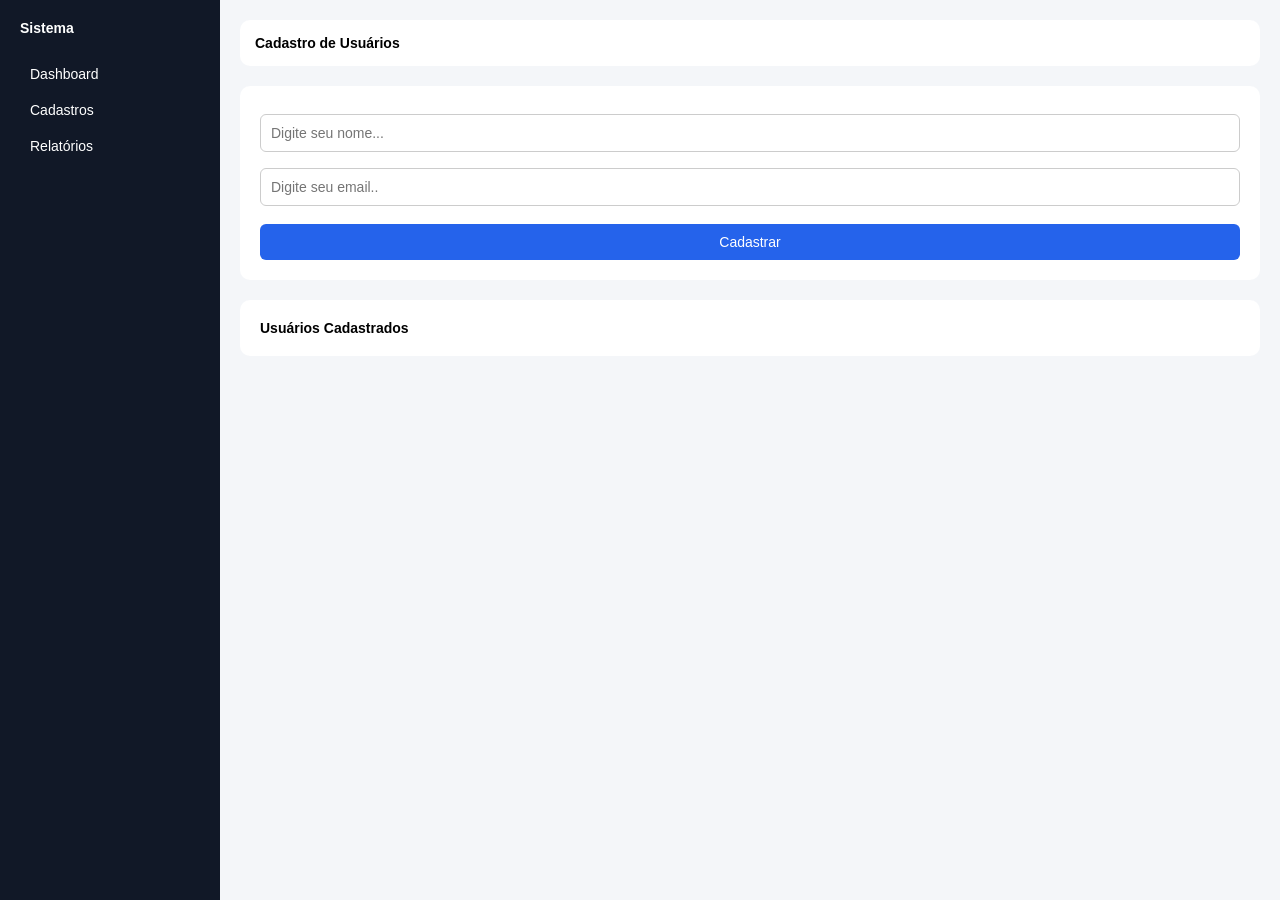
<file: Atividade/index.html>
<!doctype html>
<html lang="pt-br">
  <head>
    <meta charset="UTF-8" />
    <meta name="viewport" content="width=device-width, initial-scale=1.0" />
    <title>Mini Sistema</title>
    <link rel="stylesheet" href="css/estilos.css" />
  </head>
  <body>
    <div class="container">
      <!-- SIDEBAR -->
      <aside class="sidebar">
        <h2>Sistema</h2>
        <a href="#">Dashboard</a>
        <a href="#">Cadastros</a>
        <a href="#">Relatórios</a>
      </aside>

      <!-- CONTEÚDO -->
      <main class="content">
        <header class="topbar">
          <h1>Cadastro de Usuários</h1>
        </header>

        <!-- FORMULARIO DE CADASTRO -->
        <section class="card">
          <form onsubmit="cadastrar(event)">
            <input type="text" id="nome" placeholder="Digite seu nome..." />
            <input type="email" id="email" placeholder="Digite seu email.." />
            <button type="submit">Cadastrar</button>
          </form>
        </section>

        <!-- LISTA DE USUARIOS CADASTRADOS -->
        <section class="card">
          <h2>Usuários Cadastrados</h2>
          <ul id="lista">
          </ul>
        </section>
      </main>
    </div>

    <script src="js/scripts.js"></script>
  </body>
</html>
</file>
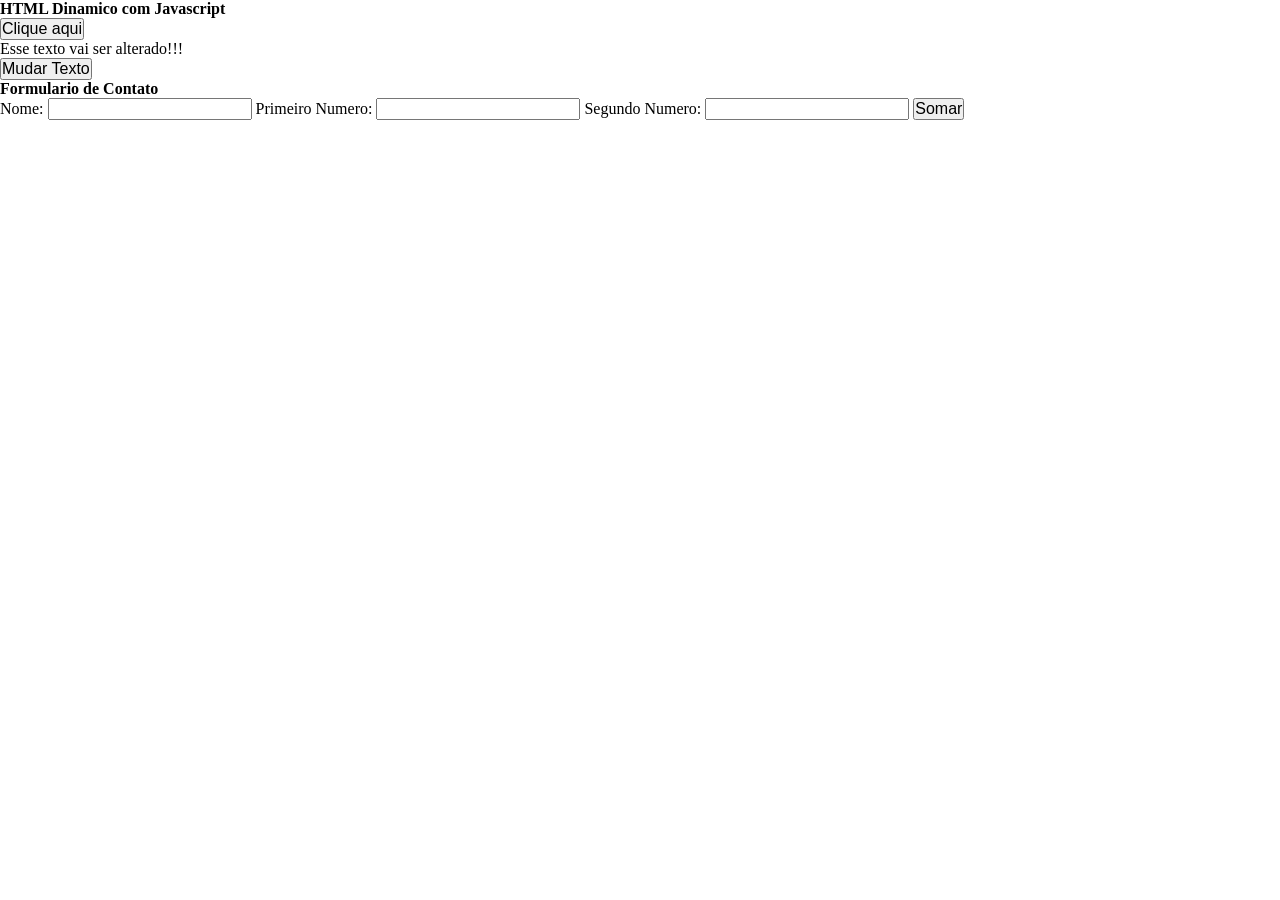
<file: HTML-JAVASCRIPT/index.html>
<!DOCTYPE html>
<html lang="pt-br">
<head>
    <meta charset="UTF-8">
    <meta name="viewport" content="width=device-width, initial-scale=1.0">
    <title>HTML Dinamico</title>
    <link rel="stylesheet" href="css/estilo.css"> 
</head>
 <body>
    <h1>HTML Dinamico com Javascript</h1>

    <button id="btn" onclick="olamundo()">Clique aqui</button>

    <p id= "texto"> Esse texto vai ser alterado!!!</p>
    <button onclick = "mudarTexto()" >Mudar Texto </button>

<h3>Formulario de Contato</h3>


<form>

    <label for="nome">Nome:</label>
    <input type="text" id="nome" name="nome">

 
    <form>
        <label>Primeiro Numero:</label>
        <input type="number" id="n1" name="n1">

        <label>Segundo Numero:</label>
        <input type="number" id="n2" name="n2">

        <button onclick="somar()">Somar</button>

        <p id="resultado"></p>

    </form>



    <!-- Script vai sempre no final do body -->
    <script src="js/script.js"></script>
  </body>
</html>
</file>
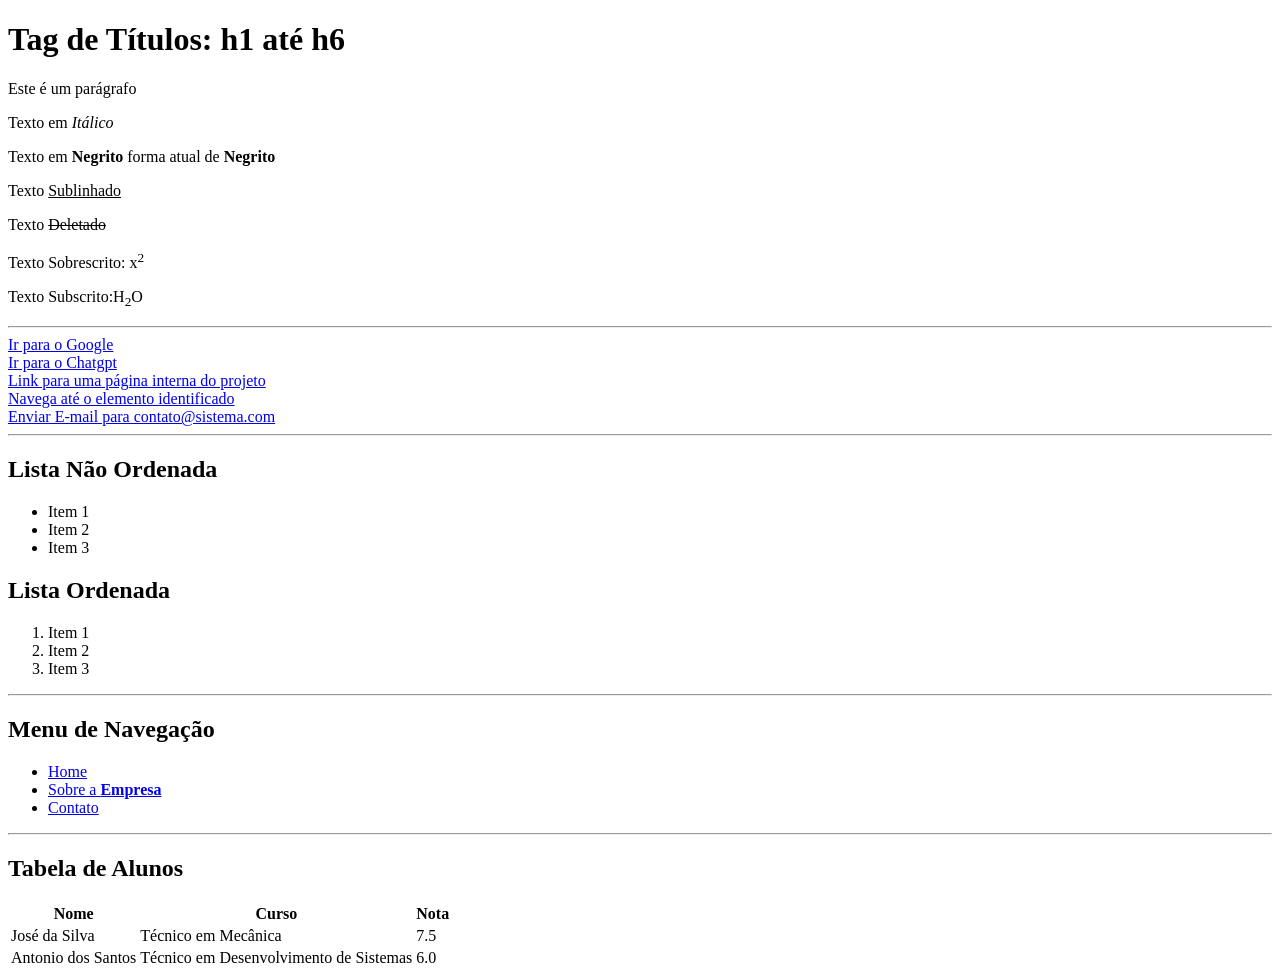
<file: HTML/index.html>
<!DOCTYPE html>
<html lang="pt-br">
<head>
    <meta charset="UTF-8">
    <meta name="viewport" content="width=device-width, initial-scale=1.0">
    <title>HTML Básico</title>
</head>
<body>
    <!-- Comentário -->
    <h1 id="id-elemento">Tag de Títulos: h1 até h6</h1>
    <p>Este é um parágrafo</p> 

    <p>Texto em <i>Itálico</i></p>
    <p>Texto em <b>Negrito</b> forma atual de <strong>Negrito</strong></p>
    <p>Texto <u>Sublinhado</u></p>

    <p>Texto <del>Deletado</del></p>
    <p>Texto Sobrescrito: x<sup>2</sup></p>
    <p>Texto Subscrito:H<sub>2</sub>O </p>

    <hr />

    <a href="https://www.google.com">Ir para o Google</a> <br />
    <a href="https://www.chatgpt.com" target="_blank">Ir para o Chatgpt</a> <br />
    <a href="minha_pagina.html">Link para uma página interna do projeto</a> <br />

    <a href="#id-elemento">Navega até o elemento identificado</a> <br />
    <a href="mailto:contato@sistema.com">Enviar E-mail para contato@sistema.com</a>

    <hr />

    <h2>Lista Não Ordenada</h2>
    <ul>
        <li>Item 1</li>
        <li>Item 2</li>
        <li>Item 3</li>
    </ul>

    <h2>Lista Ordenada</h2>
    <ol>
        <li>Item 1</li>
        <li>Item 2</li>
        <li>Item 3</li>
    </ol>

    <hr />

    <h2>Menu de Navegação</h2>
    <ul>
        <li>
            <a href="#">Home</a>
        </li>
        <li>
            <a href="#">Sobre a <strong>Empresa</strong></a>
        </li>
        <li>
            <a href="contato.html">Contato</a>
        </li>
    </ul>

    <hr />

    <h2>Tabela de Alunos</h2>
    <table>
        <thead>
            <tr> <!-- <tr> Table Row: Linha da Tabela -->
                <th>Nome</th> <!-- <th> Table Head: refere-se a uma célula de cabeçalho -->
                <th>Curso</th>
                <th>Nota</th>
            </tr>
        </thead>
        <tbody>
            <tr> 
                <td>José da Silva</td> <!-- <td> Table Data: refere-se a uma célula -->
                <td>Técnico em Mecânica</td>
                <td>7.5</td>
            </tr>
            <tr> 
                <td>Antonio dos Santos</td> 
                <td>Técnico em Desenvolvimento de Sistemas</td>
                <td>6.0</td>
            </tr>
        </tbody>
    </table>

</body>
</html>
</file>
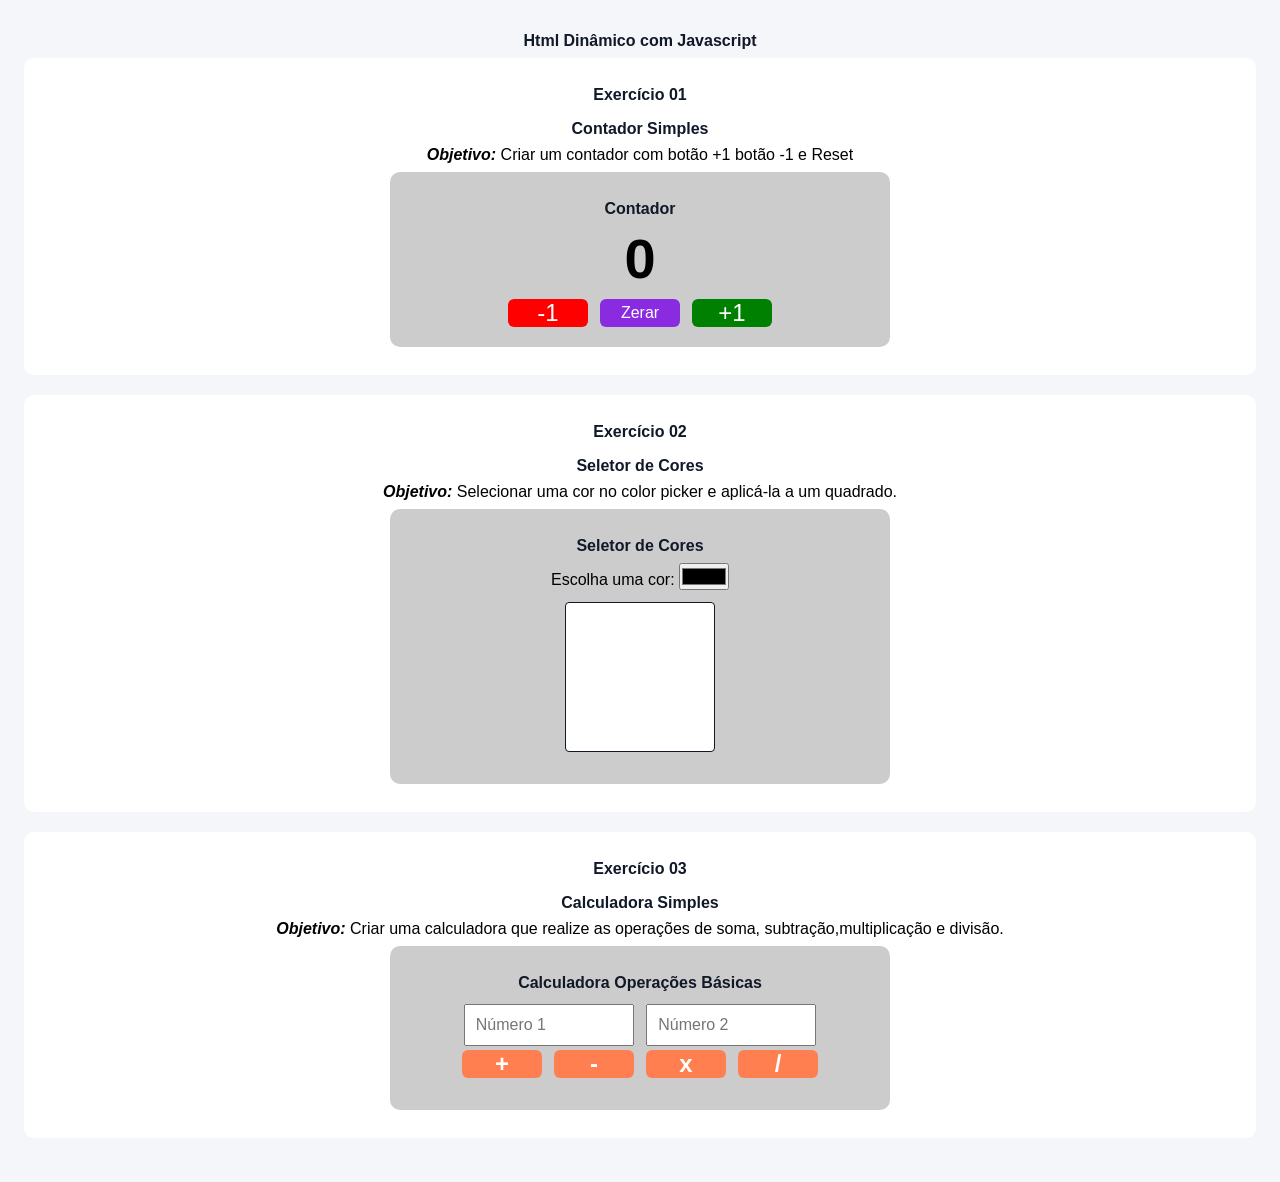
<file: Javascript/index.html>
<!doctype html>
<html lang="pt-br">
  <head>
    <meta charset="UTF-8" />
    <meta name="viewport" content="width=device-width, initial-scale=1.0" />
    <title>Javascript | Html Dinamico</title>
    <link rel="stylesheet" href="css/styles.css" />
  </head>
  <body>
    <h1>Html Dinâmico com Javascript</h1>

    <div class="card">
      <h2>Exercício 01</h2>
      <h3>Contador Simples</h3>
      <p>
        <span>Objetivo:</span>
        Criar um contador com botão +1 botão -1 e Reset
      </p>

      <div class="exercicio">
        <h3>Contador</h3>
        <p id="contador">0</p>
        <div class="grupo-botoes">
          <button id="btn-menos" onclick="diminuir()">-1</button>
          <button id="btn-zerar" onclick="zerar()">Zerar</button>
          <button id="btn-mais" onclick="adicionar()">+1</button>
        </div>
      </div>
    </div>

    <div class="card">
      <h2>Exercício 02</h2>
      <h3>Seletor de Cores</h3>
      <p>
        <span>Objetivo:</span>
        Selecionar uma cor no color picker e aplicá-la a um quadrado.
      </p>
      <div class="exercicio">
        <h3>Seletor de Cores</h3>

        <label>Escolha uma cor:</label>
        <input
          type="color"
          id="colorPicker"
          placeholder="Selecione uma cor.."
          oninput="mudarCor()"
        />
        <div id="quadrado"></div>
      </div>
    </div>

    <div class="card">
      <h2>Exercício 03</h2>
      <h3>Calculadora Simples</h3>
      <p>
        <span>Objetivo:</span>
        Criar uma calculadora que realize as operações de soma,
        subtração,multiplicação e divisão.
      </p>
      <div class="exercicio">
        <h3>Calculadora Operações Básicas</h3>
        <input type="number" id="num1" placeholder="Número 1" />
        <input type="number" id="num2" placeholder="Número 2" />
        <div class="grupo-botoes">
          <button id="btn-soma" onclick="somar()">+</button>
          <button id="btn-subtracao" onclick="subtrair()">-</button>
          <button id="btn-multiplicacao" onclick="multiplicar()">x</button>
          <button id="btn-divisao" onclick="dividir()">/</button>
        </div>
        <p id="resultado"></p>
      </div>
    </div>

    <script src="js/scripts.js"></script>
  </body>
</html>
</file>
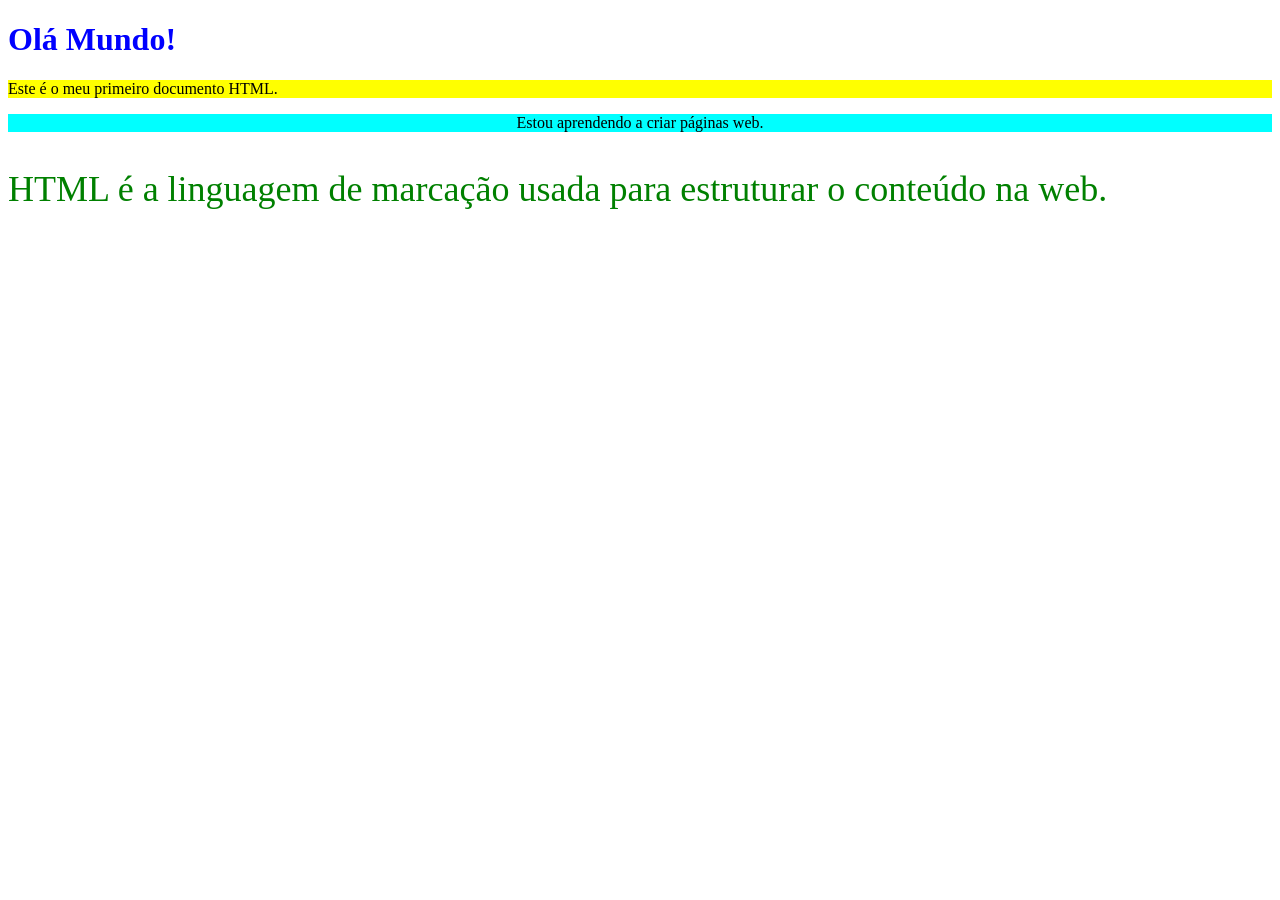
<file: HTML/aula-02.html>
<!doctype html>
<html lang="pt-br">
  <head>
    <meta charset="UTF-8" />
    <meta name="viewport" content="width=device-width, initial-scale=1.0" />
    <title>HTML | Aula 02</title>
  </head>
  <body>
    <h1 style="color: blue">Olá Mundo!</h1>
    <p style="background-color: yellow">
      Este é o meu primeiro documento HTML.
    </p>
    <p style="text-align: center; background-color: cyan">
      Estou aprendendo a criar páginas web.
    </p>
    <p style="font-size: 36px; color: green">
      HTML é a linguagem de marcação usada para estruturar o conteúdo na web.
    </p>
  </body>
</html>
</file>
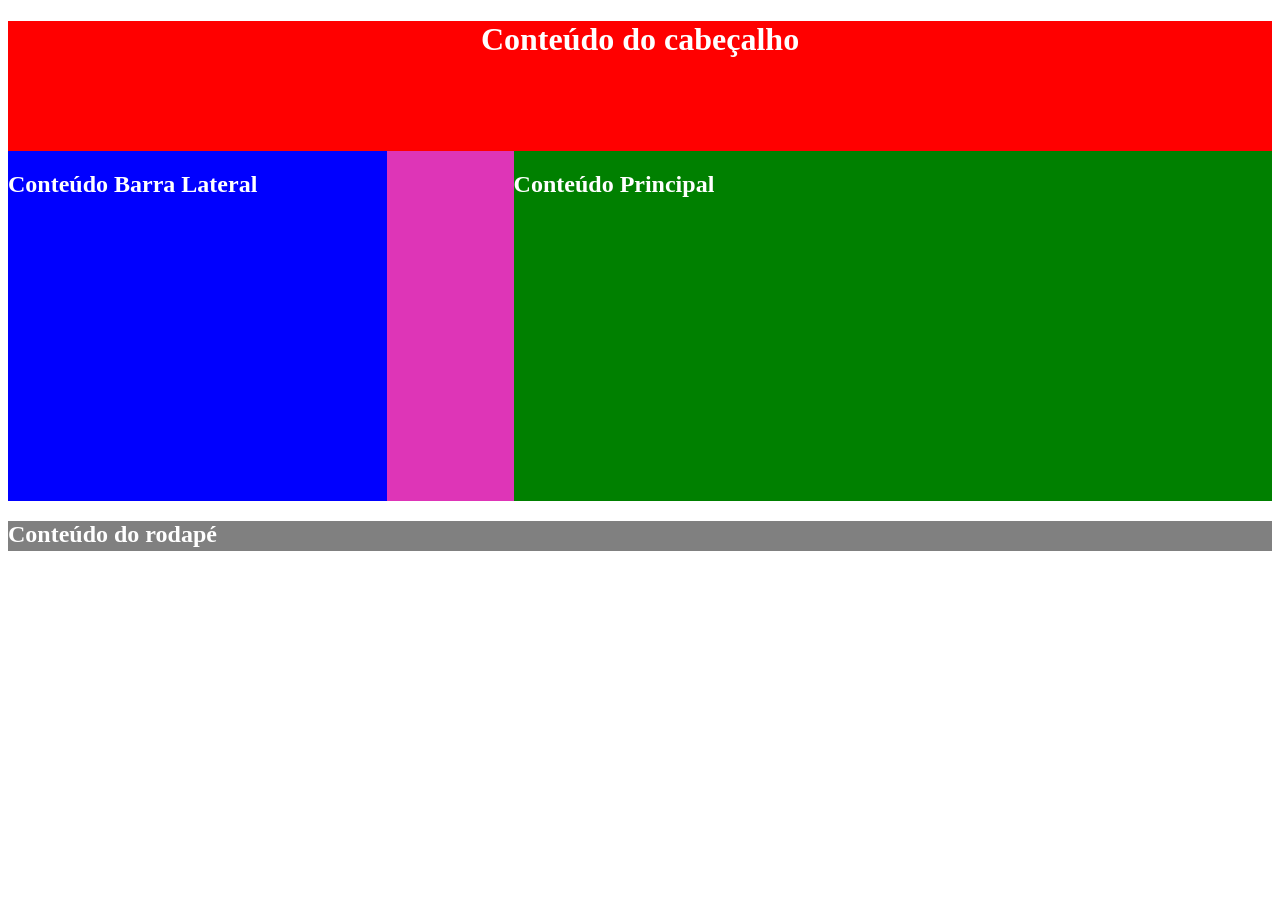
<file: HTML/aula-03.html>
<!doctype html>
<html lang="pt-br">
  <head>
    <meta charset="UTF-8" />
    <meta name="viewport" content="width=device-width, initial-scale=1.0" />
    <title>HTML | Aula 03</title>

    <style>
      .my-text {
        color: white;
      }
      #header {
        background-color: red;
        height: 130px;
        text-align: center;
      }
      #main{
        background-color: #de35b7; 
        height: 350px;
      }
      #aside{
        background-color: blue; 
        height: 100%; 
        width: 30%; 
        float: left;
      }
      #content{
        background-color: green; 
        height: 100%; 
        width: 60%;
        float: right;
      }
      #footer{
        background-color: gray; 
        height: 30px;
      }
    </style>
  </head>
  <body>
    <div id="header">
      <!-- DIV: Divisão de conteúdo (Vermelho) -->
      <h1 class="my-text">Conteúdo do cabeçalho</h1>
    </div>

    <div id="main">
      <!-- DIV: Divisão de conteúdo (Rosa) -->
      <div id="aside">
        <!-- DIV: Divisão de conteúdo (Azul) -->
        <h2 class="my-text">Conteúdo Barra Lateral</h2>
      </div>
      <div
        id="content">
        <!-- DIV: Divisão de conteúdo (Verde) -->
        <h2 class="my-text">Conteúdo Principal</h2>
      </div>
    </div>

    <div id="footer">
      <!-- DIV: Divisão de conteúdo (Cinza) -->
      <h2 class="my-text">Conteúdo do rodapé</h2>
    </div>
  </body>
</html>
</file>
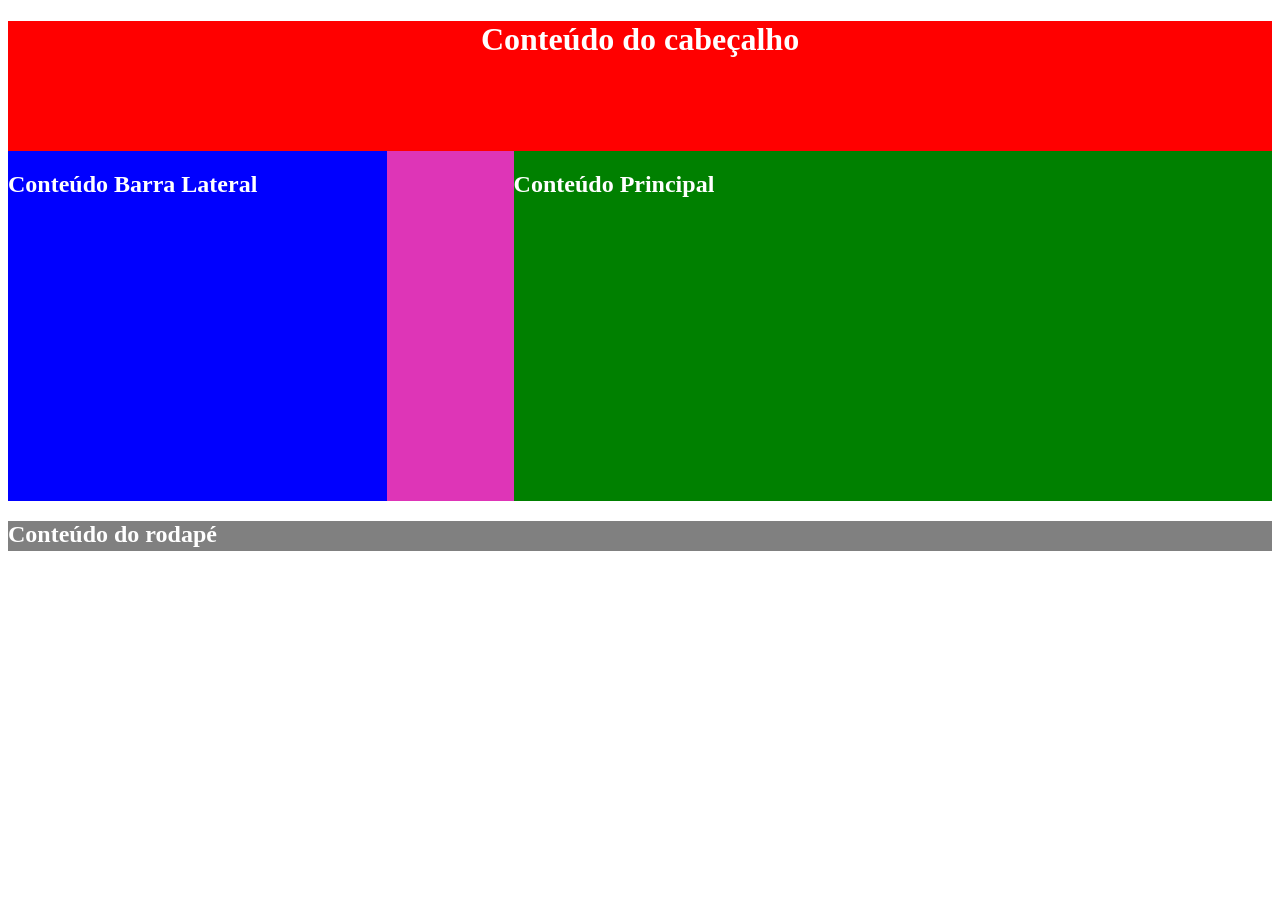
<file: HTML/aula-04.html>
<!doctype html>
<html lang="pt-br">
  <head>
    <meta charset="UTF-8" />
    <meta name="viewport" content="width=device-width, initial-scale=1.0" />
    <title>HTML | Aula 04</title>

    <style>
      .my-text {
        color: white;
      }
      #header {
        background-color: red;
        height: 130px;
        text-align: center;
      }
      #main{
        background-color: #de35b7; 
        height: 350px;
      }
      #aside{
        background-color: blue; 
        height: 100%; 
        width: 30%; 
        float: left;
      }
      #content{
        background-color: green; 
        height: 100%; 
        width: 60%;
        float: right;
      }
      #footer{
        background-color: gray; 
        height: 30px;
      }
    </style>
  </head>
  <body>
    <div id="header">
      <!-- DIV: Divisão de conteúdo (Vermelho) -->
      <h1 class="my-text">Conteúdo do cabeçalho</h1>
    </div>

    <div id="main">
      <!-- DIV: Divisão de conteúdo (Rosa) -->
      <div id="aside">
        <!-- DIV: Divisão de conteúdo (Azul) -->
        <h2 class="my-text">Conteúdo Barra Lateral</h2>
      </div>
      <div
        id="content">
        <!-- DIV: Divisão de conteúdo (Verde) -->
        <h2 class="my-text">Conteúdo Principal</h2>
      </div>
    </div>

    <div id="footer">
      <!-- DIV: Divisão de conteúdo (Cinza) -->
      <h2 class="my-text">Conteúdo do rodapé</h2>
    </div>
  </body>
</html>
</file>
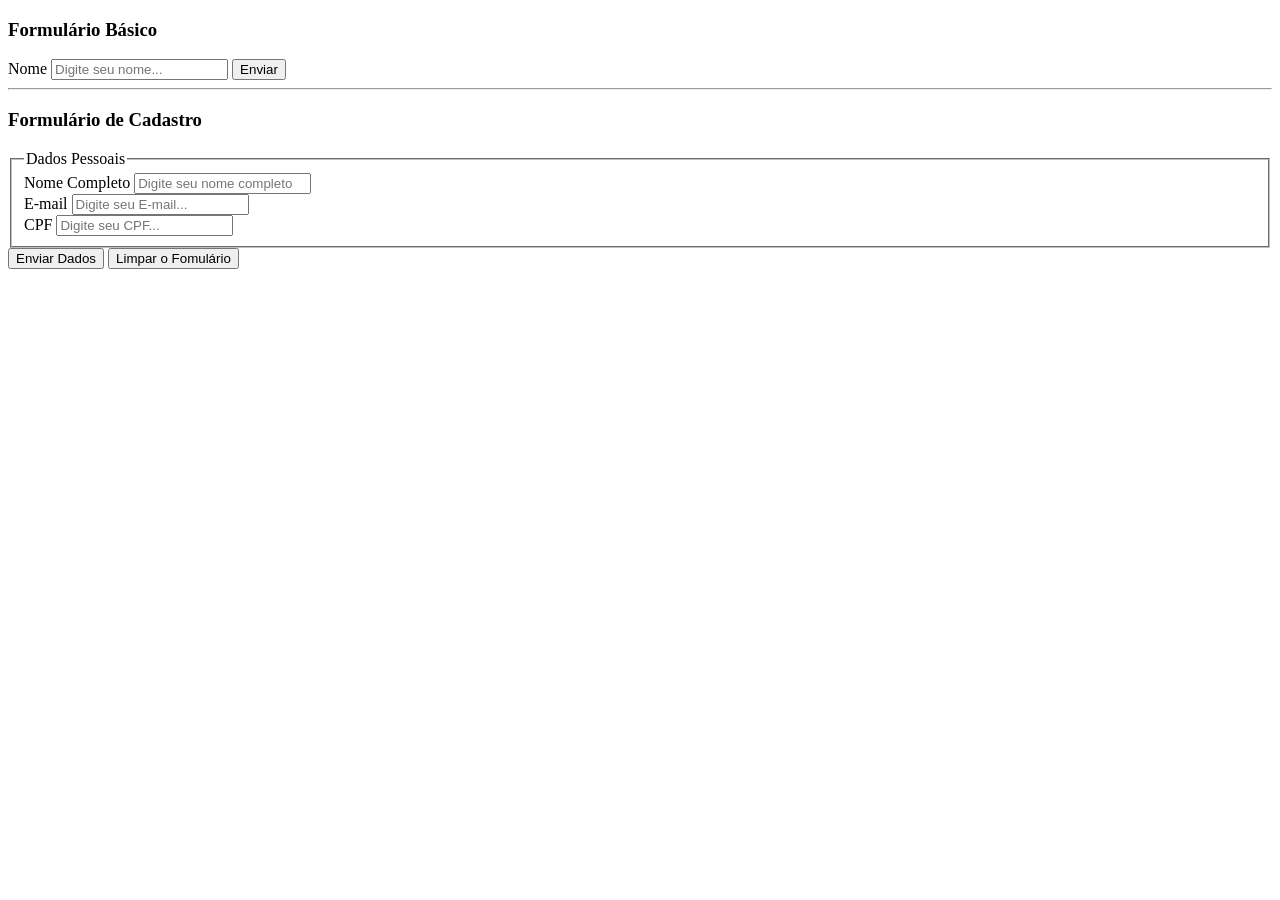
<file: HTML/contato.html>
<!DOCTYPE html>
<html lang="pt-br">
<head>
    <meta charset="UTF-8">
    <meta name="viewport" content="width=device-width, initial-scale=1.0">
    <title>Formulário de Contato</title>
</head>
<body>
    <h3>Formulário Básico</h3>
    <form method="get" action="contato.html">
        <label>Nome</label>
        <input type="text" name="nome" placeholder="Digite seu nome..."  />
        <input type="submit" value="Enviar" /> <!-- Botão de Envio -->
    </form>

    <hr />
    <h3>Formulário de Cadastro</h3>
    <form method="get" action="#">
        <fieldset>
            <legend>Dados Pessoais</legend>

            <label for="nomeCompleto">Nome Completo</label>
            <input type="text" name="nomeCompleto" placeholder="Digite seu nome completo" />
            <br />

            <label for="email">E-mail</label>
            <input type="email" name="email" placeholder="Digite seu E-mail..." />
            <br />

            <label for="cpf">CPF</label>
            <input type="number" name="cpf" placeholder="Digite seu CPF..." />
            <br />

        </fieldset>

        <button type="submit">Enviar Dados</button>
        <button type="reset">Limpar o Fomulário</button>
    </form>

</body>
</html>
</file>
<file: Atividade/css/estilos.css>
* {
  margin: 0;
  padding: 0;
  box-sizing: border-box;
  font-size: 14px;
  font-family: "Segoe UI", Tahoma, Geneva, Verdana, sans-serif;
}

body {
  background-color: #f4f6f9;
}

/* LAYOUT */
.container {
  display: flex;
}

/* SIDEBAR */
.sidebar {
  width: 220px;
  height: 100dvh;
  background-color: #111827;
  color: white;
  padding: 20px;
  position: fixed;
}

.sidebar h2 {
  margin-bottom: 20px;
}

.sidebar a {
  display: block;
  color: white;
  text-decoration: none;
  padding: 10px;
  border-radius: 6px;
  transition: 0.3s;
}

.sidebar a:hover {
  background-color: #2563eb;
}

/* CONTEÚDO */
.content {
  margin-left: 220px;
  padding: 20px;
  width: 100%;
}

/* HEADER */
.topbar {
  background-color: white;
  padding: 15px;
  border-radius: 10px;
  margin-bottom: 20px;
}

/* CARD */
.card {
  background-color: white;
  padding: 20px;
  border-radius: 10px;
  margin-bottom: 20px;
}

/* FORMULÁRIO */
input {
  width: 100%;
  padding: 10px;
  margin: 8px 0;
  border: 1px solid #ccc;
  border-radius: 6px;
}
/* BOTÃO */
button {
  background-color: #2563eb;
  color: white;
  padding: 10px;
  width: 100%;
  border-radius: 6px;
  cursor: pointer;
  transition: 0.3s;
  border: none;
  margin-top: 10px;
}
button:hover {
  background-color: #1d4ed8;
  transform: scale(1.02);
}

/* LISTA  */
ul {
  list-style: none;
}

li {
  background-color: #f1f5f9;
  padding: 10px;
  margin-top: 8px;
  border-radius: 6px;
  transition: 0.5s;
}
li:hover {
  background-color: #e2e8f0;
  transform: translateX(5px);
}

.btn { 

background-color: #2563eb; 
color: white;
border-radius: 6px;
width: 100px;
cursor: pointer;
transition: 0.3;
border: none; 
display: flex; 
};
</file>
<file: HTML-JAVASCRIPT/css/estilo.css>
*{ 
margin: 0;
padding: 0;
box-sizing: border-box;
font-size: 16px;
}
</file>
<file: Javascript/css/styles.css>
* {
  margin: 0;
  padding: 0;
  box-sizing: border-box;
  font-size: 16px;
  font-family: "Segoe UI", Tahoma, Geneva, Verdana, sans-serif;
}

body {
  background-color: #f4f6f9;
  text-align: center;
  padding: 24px;
}

h1,
h2,
h3 {
  color: #111827;
  padding: 8px;
}

/* LAYOUT */
.container {
  display: flex;
}

/* CARD */
.card {
  background-color: white;
  padding: 20px;
  border-radius: 10px;
  margin-bottom: 20px;
}

/* EXERCICIO 01 */
.exercicio {
  background-color: #ccc;
  width: 500px;
  margin: 8px auto;
  padding: 20px;
  border-radius: 10px;
}

#contador {
  font-size: 56px;
  font-weight: bold;
  margin-bottom: 8px;
}

.grupo-botoes {
  display: flex;
  justify-content: center;
  gap: 12px;
}

button {
  width: 80px;
  color: white;
  border-radius: 6px;
  cursor: pointer;
  transition: 0.3s;
  border: none;
  font-size: 24px;
}
#btn-menos {
  background-color: red;
}
#btn-mais {
  background-color: green;
}
#btn-zerar {
  background-color: blueviolet;
  font-size: 16px;
}

/** EXERCICIO 02**/ 
#quadrado{ 
width: 150px;
height: 150px;
border: 1px solid #111827;
border-radius: 4px;
margin: 12px auto;
background-color: white;
}
span{
font-weight: bold;
font-style: italic;
}

/* EXERCICIO 03 */

#num1, #num2{ 
padding: 10px;
width: 170px;
margin: 4px;
}

#btn-soma, 
#btn-subtracao,
#btn-multiplicacao,
#btn-divisao {
    background-color: coral;
    font-weight: bolder;
}

#resultado { 
font-size: 32px;
font-weight: bold;
margin: 12px auto;
}
</file>
